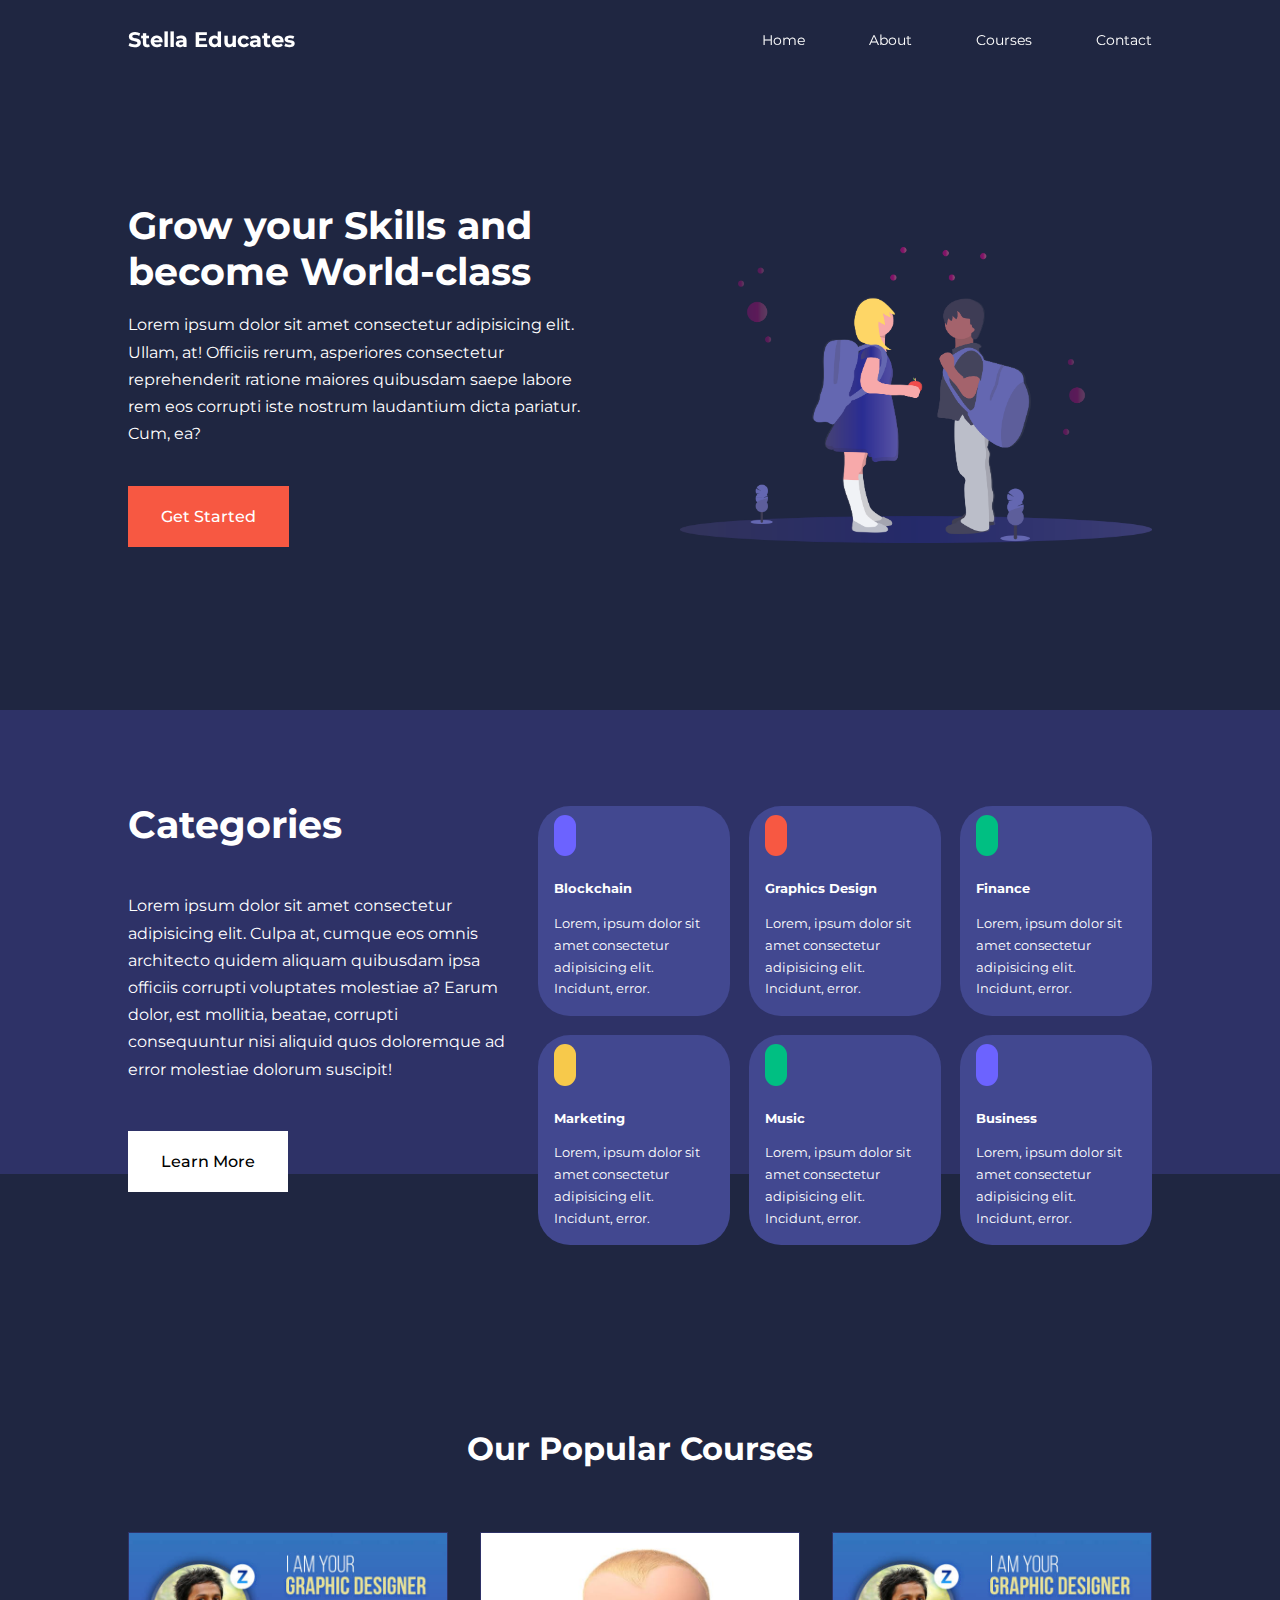
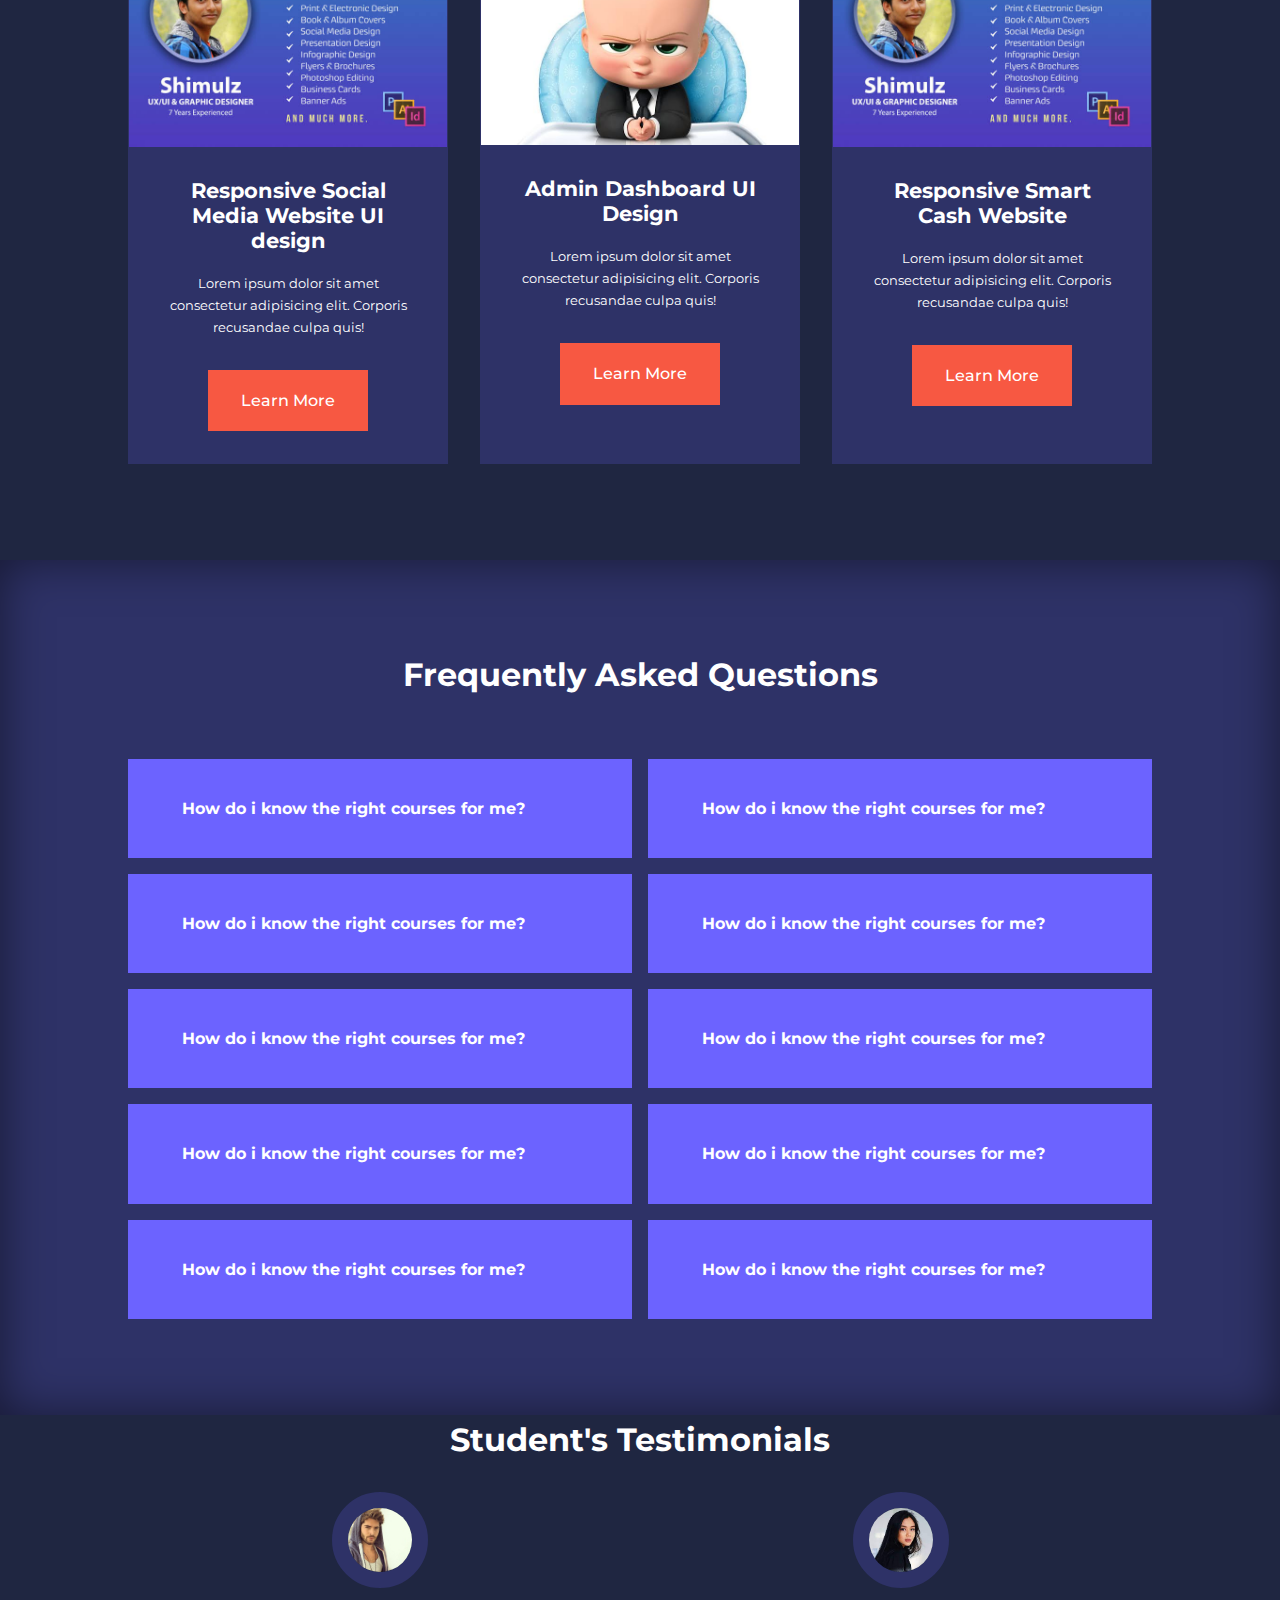
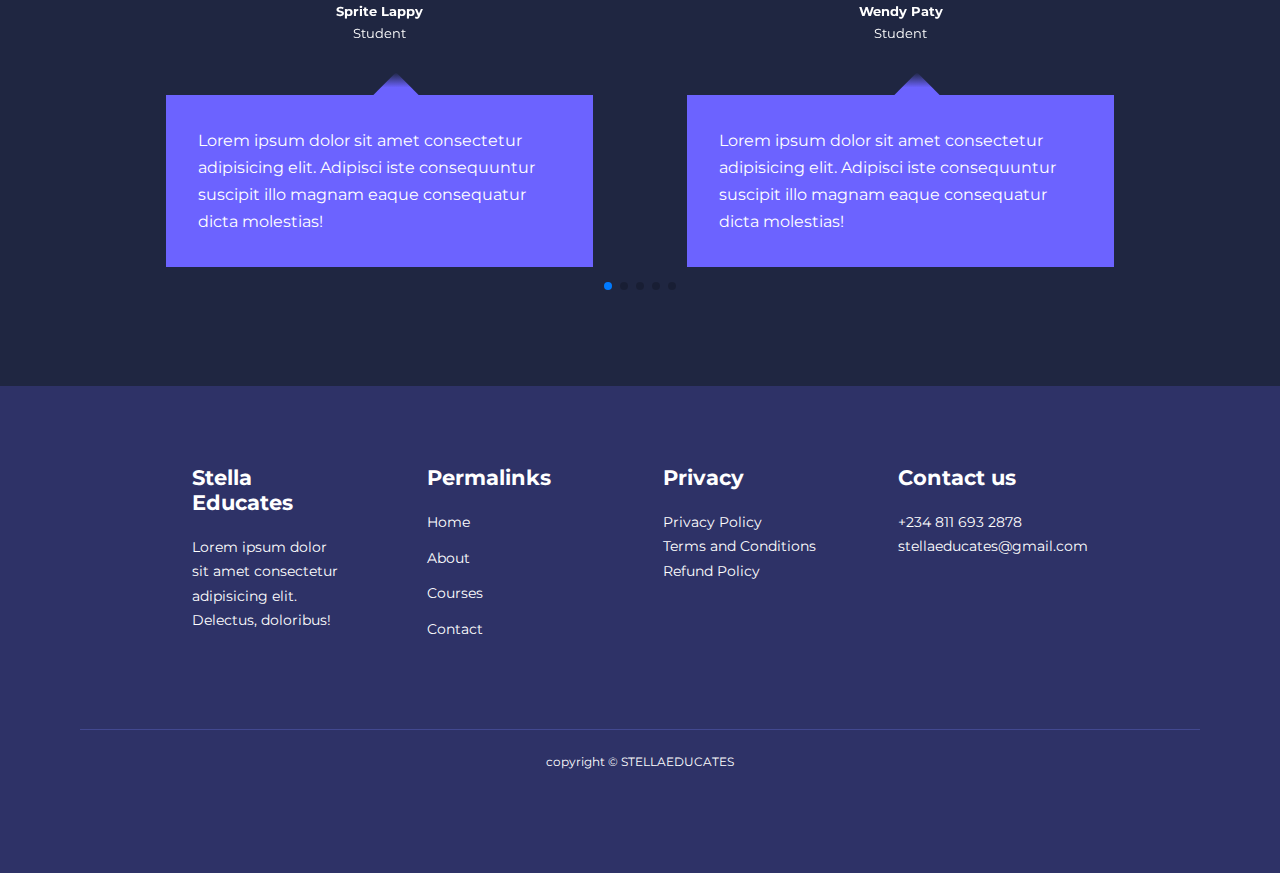
<file: index.html>
<!DOCTYPE html>
<html lang="en">
<head>
    <meta charset="UTF-8">
    <meta name="viewport" content="width=device-width, initial-scale=1.0">
    <title>Education Website</title>
    <!-- ---------------ICONS LINK----------------------------------- -->
    <link rel="stylesheet" href="https://unicons.iconscout.com/release/v4.0.8/css/line.css">
    <link rel="stylesheet" href="./css/styles.css">

    <!-- GOOGLE FONT(MONTSERRAT) -->
    <link rel="preconnect" href="https://fonts.googleapis.com">
<link rel="preconnect" href="https://fonts.gstatic.com" crossorigin>
<link href="https://fonts.googleapis.com/css2?family=Montserrat:ital,wght@0,100..900;1,100..900&display=swap" rel="stylesheet">
<!-- SWIPERJS -->
<link rel="stylesheet" href="https://cdn.jsdelivr.net/npm/swiper@11/swiper-bundle.min.css" />
</head>
<body>
    <nav>
        <div class="container nav__container">
            <a href="#index.html"><h4>Stella Educates</h4></a>
            <ul class="nav__menu">
                <li><a href="#index.html">Home</a></li>
                <li><a href="#about.html">About</a></li>
                <li><a href="#courses.html">Courses</a></li>
                <li><a href="#contact.html">Contact</a></li>

            </ul>
            <button id="open-menu-btn"><i class="uil uil-bars"></i></button>
            <button id="close-menu-btn"><i class="uil uil-multiply"></i></button>

        </div>
    </nav>
    <header>
        <div class="container header__container">
            <div class="header__left">
                <h1>Grow your Skills and become World-class</h1>
                <p>Lorem ipsum dolor sit amet consectetur adipisicing elit. Ullam, at! Officiis rerum, asperiores consectetur reprehenderit ratione maiores quibusdam saepe labore rem eos corrupti iste nostrum laudantium dicta pariatur. Cum, ea?</p>
                <a href="courses.html" class="btn btn-primary">Get Started</a>
            </div>
            <div class="header__right">
                <div class="header__right-image">
                    <img src="./images/back.png" alt="">
                </div>
            </div>

        </div>
        <!-- endof header -->
    </header>


    <section class="categories">
        <div class="container categories__container">
            <div class="categories__left">
                <h1>Categories</h1>
                <p>Lorem ipsum dolor sit amet consectetur adipisicing elit. Culpa at, cumque eos omnis architecto quidem aliquam quibusdam ipsa officiis corrupti voluptates molestiae a? Earum dolor, est mollitia, beatae, corrupti consequuntur nisi aliquid quos doloremque ad error molestiae dolorum suscipit!</p>
                <a href="contact.html" class="btn">Learn More</a>
            </div>
            <div class="categories__right">
                <article class="category">
                    <span class="category__icon"><i class="uil uil-bitcoin-circle"></i></span>
                    <h5>Blockchain</h5>
                    <p>Lorem, ipsum dolor sit amet consectetur adipisicing elit. Incidunt, error.</p>
                </article>

                <article class="category">
                    <span class="category__icon"><i class="uil uil-palette"></i></span>
                    <h5>Graphics Design</h5>
                    <p>Lorem, ipsum dolor sit amet consectetur adipisicing elit. Incidunt, error.</p>
                </article>

                <article class="category">
                    <span class="category__icon"><i class="uil uil-usd-circle"></i></span>
                    <h5>Finance</h5>
                    <p>Lorem, ipsum dolor sit amet consectetur adipisicing elit. Incidunt, error.</p>
                </article>

                <article class="category">
                    <span class="category__icon"><i class="uil uil-megaphone"></i></span>
                    <h5>Marketing</h5>
                    <p>Lorem, ipsum dolor sit amet consectetur adipisicing elit. Incidunt, error.</p>
                </article>

                <article class="category">
                    <span class="category__icon"><i class="uil uil-music"></i></span>
                    <h5>Music</h5>
                    <p>Lorem, ipsum dolor sit amet consectetur adipisicing elit. Incidunt, error.</p>
                </article>

                <article class="category">
                    <span class="category__icon"><i class="uil uil-puzzle-piece"></i></span>
                    <h5>Business</h5>
                    <p>Lorem, ipsum dolor sit amet consectetur adipisicing elit. Incidunt, error.</p>
                </article>
            </div>
        </div>
         <!-- END OF CATEGORIES SECTION -->
    </section>
    <!-- ---SECTION FOR COURSES BEGIN--- -->
    <section class="courses">
        <h2>Our Popular Courses</h2>
        <div class="container courses__container">
            <!-- COURSE ARTICLE -->
            <article class="course">
                <div class="course__img">
                    <img src="./images/pic5.jpeg" alt="">
                </div>
                <div class="course__info">
                    <h4>Responsive Social Media Website UI design</h4>
                    <p>Lorem ipsum dolor sit amet consectetur adipisicing elit. Corporis recusandae culpa quis!</p>
                    <a href="courses.html" class="btn btn-primary">Learn More</a>
                </div>
                
            </article>
            
            <!-- COURSE ARTICLE -->
            <article class="course">
                <div class="course__img">
                    <img src="./images/baby.jpeg" alt="">
                </div>
                <div class="course__info">
                    <h4>Admin Dashboard UI Design</h4>
                    <p>Lorem ipsum dolor sit amet consectetur adipisicing elit. Corporis recusandae culpa quis!</p>
                    <a href="courses.html" class="btn btn-primary">Learn More</a>
                </div>
                
            </article>

            <!-- COURSE ARTICLE -->
            <article class="course">
                <div class="course__img">
                    <img src="./images/pic5.jpeg" alt="">
                </div>
                <div class="course__info">
                    <h4>Responsive Smart Cash Website </h4>
                    <p>Lorem ipsum dolor sit amet consectetur adipisicing elit. Corporis recusandae culpa quis!</p>
                    <a href="courses.html" class="btn btn-primary">Learn More</a>
                </div>
                
            </article>
        </div>

    </section>
    <!-- -----------END OF COURSES------------ -->


<!--FEQUENTLY ASKED QUESTIONS  -->
    <section class="faqs">
        <h2>Frequently Asked Questions</h2>
        <div class="container faqs__container">
            <article class="faq">
                <div class="faq__icon"><i class="uil uil-plus"></i></div>
                <div class="question__answer">
                    <h4>How do i know the right courses for me?</h4>
                    <p>Lorem ipsum dolor, sit amet consectetur adipisicing elit. Modi possimus, voluptates quas suscipit, quibusdam vero quos excepturi porro incidunt facilis ratione cum et adipisci mollitia.</p>
                </div>
            </article>

            <article class="faq">
                <div class="faq__icon"><i class="uil uil-plus"></i></div>
                <div class="question__answer">
                    <h4>How do i know the right courses for me?</h4>
                    <p>Lorem ipsum dolor, sit amet consectetur adipisicing elit. Modi possimus, voluptates quas suscipit, quibusdam vero quos excepturi porro incidunt facilis ratione cum et adipisci mollitia.</p>
                </div>
            </article>

            <article class="faq">
                <div class="faq__icon"><i class="uil uil-plus"></i></div>
                <div class="question__answer">
                    <h4>How do i know the right courses for me?</h4>
                    <p>Lorem ipsum dolor, sit amet consectetur adipisicing elit. Modi possimus, voluptates quas suscipit, quibusdam vero quos excepturi porro incidunt facilis ratione cum et adipisci mollitia.</p>
                </div>
            </article>

            <article class="faq">
                <div class="faq__icon"><i class="uil uil-plus"></i></div>
                <div class="question__answer">
                    <h4>How do i know the right courses for me?</h4>
                    <p>Lorem ipsum dolor, sit amet consectetur adipisicing elit. Modi possimus, voluptates quas suscipit, quibusdam vero quos excepturi porro incidunt facilis ratione cum et adipisci mollitia.</p>
                </div>
            </article>

            <article class="faq">
                <div class="faq__icon"><i class="uil uil-plus"></i></div>
                <div class="question__answer">
                    <h4>How do i know the right courses for me?</h4>
                    <p>Lorem ipsum dolor, sit amet consectetur adipisicing elit. Modi possimus, voluptates quas suscipit, quibusdam vero quos excepturi porro incidunt facilis ratione cum et adipisci mollitia.</p>
                </div>
            </article>

            <article class="faq">
                <div class="faq__icon"><i class="uil uil-plus"></i></div>
                <div class="question__answer">
                    <h4>How do i know the right courses for me?</h4>
                    <p>Lorem ipsum dolor, sit amet consectetur adipisicing elit. Modi possimus, voluptates quas suscipit, quibusdam vero quos excepturi porro incidunt facilis ratione cum et adipisci mollitia.</p>
                </div>
            </article>

            <article class="faq">
                <div class="faq__icon"><i class="uil uil-plus"></i></div>
                <div class="question__answer">
                    <h4>How do i know the right courses for me?</h4>
                    <p>Lorem ipsum dolor, sit amet consectetur adipisicing elit. Modi possimus, voluptates quas suscipit, quibusdam vero quos excepturi porro incidunt facilis ratione cum et adipisci mollitia.</p>
                </div>
            </article>

            <article class="faq">
                <div class="faq__icon"><i class="uil uil-plus"></i></div>
                <div class="question__answer">
                    <h4>How do i know the right courses for me?</h4>
                    <p>Lorem ipsum dolor, sit amet consectetur adipisicing elit. Modi possimus, voluptates quas suscipit, quibusdam vero quos excepturi porro incidunt facilis ratione cum et adipisci mollitia.</p>
                </div>
            </article>

            <article class="faq">
                <div class="faq__icon"><i class="uil uil-plus"></i></div>
                <div class="question__answer">
                    <h4>How do i know the right courses for me?</h4>
                    <p>Lorem ipsum dolor, sit amet consectetur adipisicing elit. Modi possimus, voluptates quas suscipit, quibusdam vero quos excepturi porro incidunt facilis ratione cum et adipisci mollitia.</p>
                </div>
            </article>

            <article class="faq">
                <div class="faq__icon"><i class="uil uil-plus"></i></div>
                <div class="question__answer">
                    <h4>How do i know the right courses for me?</h4>
                    <p>Lorem ipsum dolor, sit amet consectetur adipisicing elit. Modi possimus, voluptates quas suscipit, quibusdam vero quos excepturi porro incidunt facilis ratione cum et adipisci mollitia.</p>
                </div>
            </article>
        </div>
    </section>
    <!-- ----END OF FQAs---- -->

    <!-- ----TESTIMONIALS---- -->
    <section class="container testimonials__container mySwiper">
        <h2>Student's Testimonials</h2>
        <div class="swiper-wrapper">
            <!-- SINGLE TESTIMONIAL -->
            <article class="swiper-slide testimonial">
                <div class="avatar">
                    <img src="./images/m1.jpg" alt="">
                </div>
                <div class="testimonial__info">
                    <h5>Sprite Lappy</h5>
                    <small>Student</small>
                </div>
                <div class="testimonial__body">
                    <p>
                        Lorem ipsum dolor sit amet consectetur adipisicing elit. Adipisci iste consequuntur suscipit illo magnam eaque consequatur dicta molestias!
                    </p>
                </div>
            </article>

             <!-- SINGLE TESTIMONIAL -->
             <article class="swiper-slide testimonial">
                <div class="avatar">
                    <img src="./images/pic3.jpg" alt="">
                </div>
                <div class="testimonial__info">
                    <h5>Wendy Paty</h5>
                    <small>Student</small>
                </div>
                <div class="testimonial__body">
                    <p>
                        Lorem ipsum dolor sit amet consectetur adipisicing elit. Adipisci iste consequuntur suscipit illo magnam eaque consequatur dicta molestias!
                    </p>
                </div>
            </article>

             <!-- SINGLE TESTIMONIAL -->
             <article class="swiper-slide testimonial">
                <div class="avatar">
                    <img src="./images/m4.jpg" alt="">
                </div>
                <div class="testimonial__info">
                    <h5>Alfred Thomas</h5>
                    <small>Student</small>
                </div>
                <div class="testimonial__body">
                    <p>
                        Lorem ipsum dolor sit amet consectetur adipisicing elit. Adipisci iste consequuntur suscipit illo magnam eaque consequatur dicta molestias!
                    </p>
                </div>
            </article>

             <!-- SINGLE TESTIMONIAL -->
             <article class="swiper-slide testimonial">
                <div class="avatar">
                    <img src="./images/f7.jpg" alt="">
                </div>
                <div class="testimonial__info">
                    <h5>Elizy Tulo</h5>
                    <small>Student</small>
                </div>
                <div class="testimonial__body">
                    <p>
                        Lorem ipsum dolor sit amet consectetur adipisicing elit. Adipisci iste consequuntur suscipit illo magnam eaque consequatur dicta molestias!
                    </p>
                </div>
            </article>

             <!-- SINGLE TESTIMONIAL -->
             <article class="swiper-slide testimonial">
                <div class="avatar">
                    <img src="./images/m2.jpg" alt="">
                </div>
                <div class="testimonial__info">
                    <h5>Benet Courage</h5>
                    <small>Student</small>
                </div>
                <div class="testimonial__body">
                    <p>
                        Lorem ipsum dolor sit amet consectetur adipisicing elit. Adipisci iste consequuntur suscipit illo magnam eaque consequatur dicta molestias!
                    </p>
                </div>
            </article>

             <!-- SINGLE TESTIMONIAL -->
             <article class="swiper-slide testimonial">
                <div class="avatar">
                    <img src="./images/p1.png" alt="">
                </div>
                <div class="testimonial__info">
                    <h5>Liousa Ntia</h5>
                    <small>Student</small>
                </div>
                <div class="testimonial__body">
                    <p>
                        Lorem ipsum dolor sit amet consectetur adipisicing elit. Adipisci iste consequuntur suscipit illo magnam eaque consequatur dicta molestias!
                    </p>
                </div>
            </article>
            
            
        </div>
        <div class="swiper-pagination"></div>
    </section>
<!-- -------------END OF TESTIMONIAL--------- -->


<!-- -------------FOOTER BEGINS--------- -->

    <footer>
        <div class="container footer__container">

            <div class="footer__1">
                <a href="index.html" class="footer__logo"><h4>Stella Educates</h4></a>
                <p>Lorem ipsum dolor sit amet consectetur adipisicing elit. Delectus, doloribus!</p>
            </div>
            <div class="footer__2">
                <h4>Permalinks</h4>
                <ul class="permalinks">
                    <li><a href="index.html">Home</a></li>
                    <li><a href="about.html">About</a></li>
                    <li><a href="courses.html">Courses</a></li>
                    <li><a href="contact.html">Contact</a></li>
                </ul>
            </div>
            <div class="footer__3">
                <h4>Privacy</h4>
                <ul class="privacy">
                    <li><a href="#">Privacy Policy</a></li>
                    <li><a href="#">Terms and Conditions</a></li>
                    <li><a href="#">Refund Policy</a></li>

                </ul>
            </div>
            <div class="footer__4">
                <h4>Contact us</h4>
                <div>
                    <p>+234 811 693 2878</p>
                    <p>stellaeducates@gmail.com</p>

                    <ul class="footer__socials">
                        <li><a href="#"><i class="uil uil-facebook-f"></i></a></li>
                        <li><a href="#"><i class="uil uil-instagram-alt"></i></a></li>
                        <li><a href="#"><i class="uil uil-twitter"></i></a></li>
                        <li><a href="#"><i class="uil uil-linkedin-alt"></i></a></li>

                    </ul>
                </div>
                
            </div>
        </div>
        <div class="footer__copyright">
            <small>copyright &copy STELLAEDUCATES</small>
        </div>
    </footer>
<!-- -------------END OF FOOTER--------- -->

    <script src="https://cdn.jsdelivr.net/npm/swiper@11/swiper-bundle.min.js"></script>
    <script>
        var swiper = new Swiper(".mySwiper", {
          slidesPerView: 1,
          spaceBetween: 30,
          pagination: {
            el: ".swiper-pagination",
            clickable: true,
          },
          // when window >= 600
          breakpoints: {
            600: {
                    slidesPerView: 2,

            }
          }
        });
      </script>
    <script src="main.js"></script>
</body>
</html>
</file>
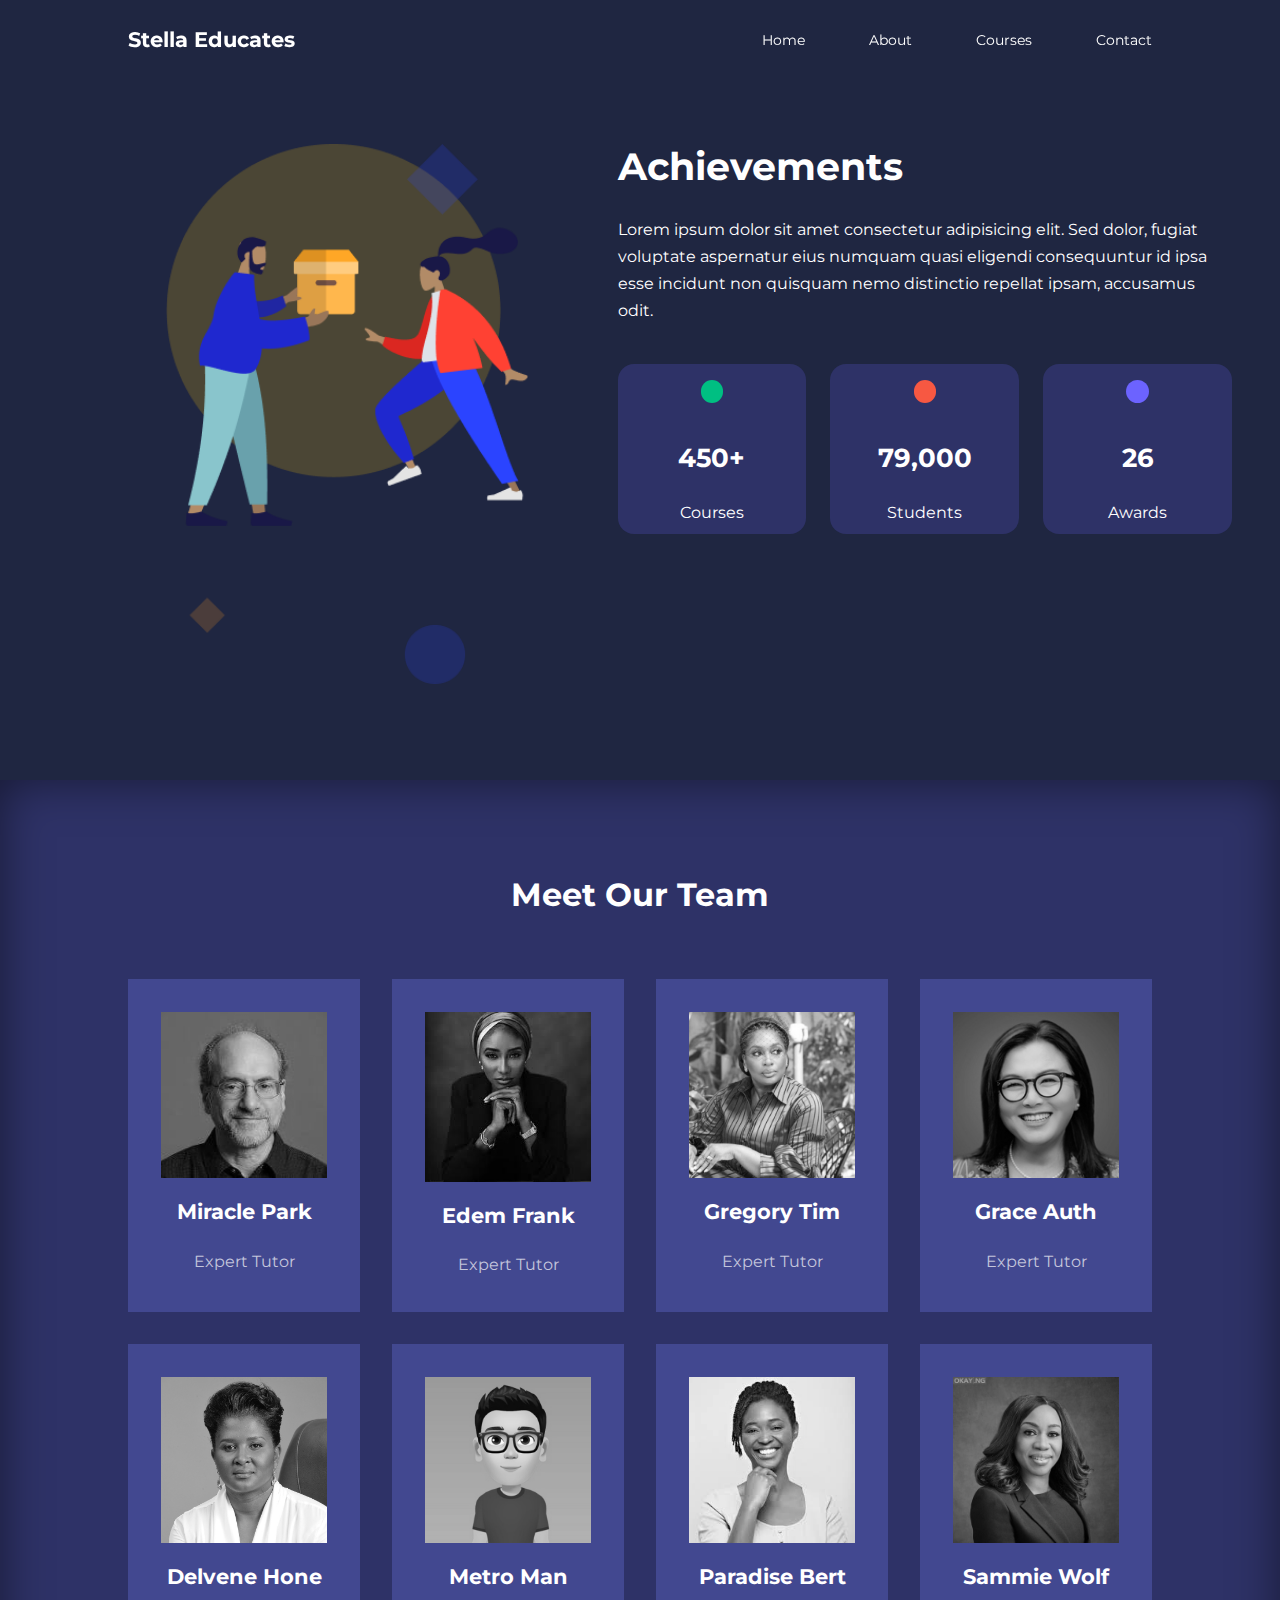
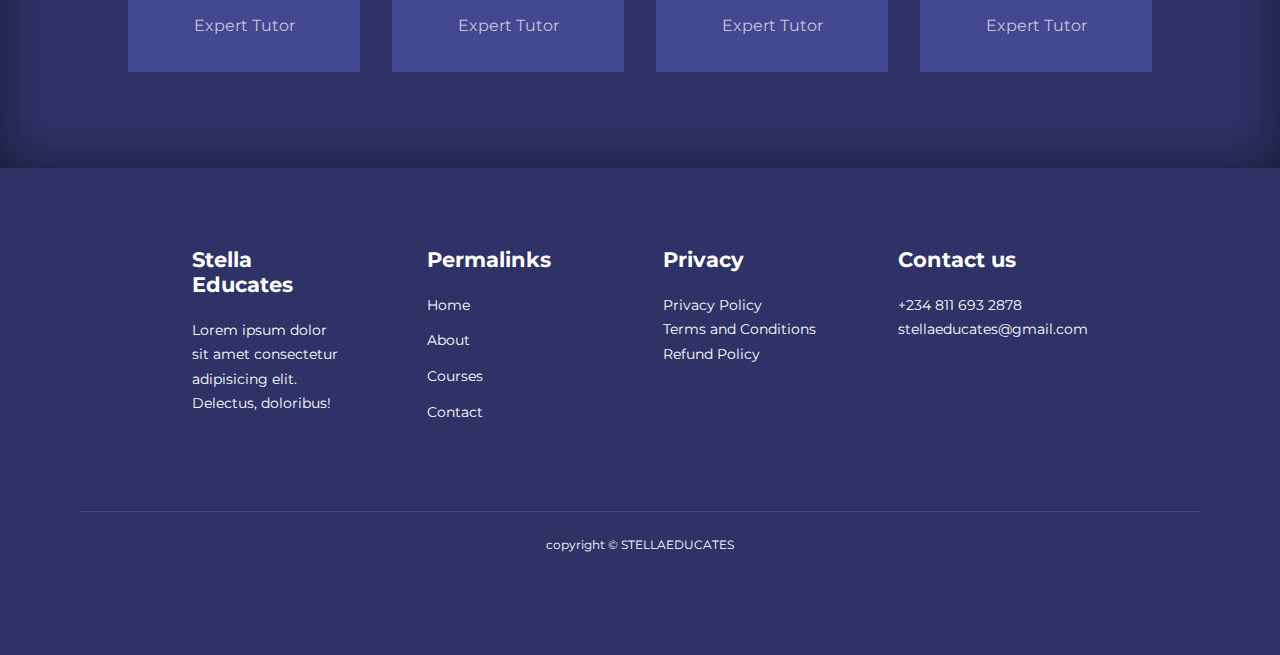
<file: about.html>
<!DOCTYPE html>
<html lang="en">
<head>
    <meta charset="UTF-8">
    <meta name="viewport" content="width=device-width, initial-scale=1.0">
    <title>About Page</title>
    <!-- ---------------ICONS LINK----------------------------------- -->
    <link rel="stylesheet" href="https://unicons.iconscout.com/release/v4.0.8/css/line.css">
    <link rel="stylesheet" href="./css/styles.css">
    <link rel="stylesheet" href="./css/about.css">


    <!-- GOOGLE FONT(MONTSERRAT) -->
    <link rel="preconnect" href="https://fonts.googleapis.com">
<link rel="preconnect" href="https://fonts.gstatic.com" crossorigin>
<link href="https://fonts.googleapis.com/css2?family=Montserrat:ital,wght@0,100..900;1,100..900&display=swap" rel="stylesheet">
</head>
<body>
    <!-- -----------NAV BAR--------- -->
    <nav>
        <div class="container nav__container">
            <a href="#index.html"><h4>Stella Educates</h4></a>
            <ul class="nav__menu">
                <li><a href="#index.html">Home</a></li>
                <li><a href="about.html">About</a></li>
                <li><a href="#courses.html">Courses</a></li>
                <li><a href="#contact.html">Contact</a></li>

            </ul>
            <button id="open-menu-btn"><i class="uil uil-bars"></i></button>
            <button id="close-menu-btn"><i class="uil uil-multiply"></i></button>

        </div>
    </nav>
    <!-- -----------END OF NAV BAR--------- -->
     <section class="about__achivements">
        <div class="container about__achievments-container">
            <div class="about__achievments-left">
                <img src="./images/Illustration2.png" alt="">
            </div>
            <div class="about__achievments-right">
                <h1>Achievements</h1>
                <p>Lorem ipsum dolor sit amet consectetur adipisicing elit. Sed dolor, fugiat voluptate aspernatur eius numquam quasi eligendi consequuntur id ipsa esse incidunt non quisquam nemo distinctio repellat ipsam, accusamus odit.</p>
                <div class="achievements__cards">
                    <article class="achivement__card">
                        <span class="achievment_icon"><i class="uil uil-megaphone"></i></span>
                        <h3>450+</h3>
                        <p>Courses</p>
                    </article>

                    <article class="achivement__card">
                        <span class="achievment_icon"><i class="uil uil-puzzle-piece"></i></span>
                        <h3>79,000</h3>
                        <p>Students</p>
                    </article>

                    <article class="achivement__card">
                        <span class="achievment_icon"><i class="uil uil-usd-circle"></i></span>
                        <h3>26</h3>
                        <p>Awards</p>
                    </article>
                </div>
            </div>
        </div>
     </section>
     <!-- END OF ACHIVEMENTS -->
      <section class="team">
        <h2>Meet Our Team</h2>
        <div class="container team__container">

            <!-- Team Member 1-->
            <article class="team__member">
                <div class="team_member-image">
                    <img src="./images/team5.jpg" alt="">
                </div>
                <div class="team__member-info">
                    <h4>Miracle Park</h4>
                    <p>Expert Tutor</p>
                </div>
                <div class="team__member-socials">
                    <a href="www.instagram.com" target="_blank"><i class="uil uil-instagram-alt"></i></a>
                    <a href="www.twitter.com" target="_blank"><i class="uil uil-twitter"></i></a>
                    <a href="www.linkedin.com" target="_blank"><i class="uil uil-linkedin-alt"></i></i></a>

                </div>
            </article>

            <!-- Team Member 2-->
            <article class="team__member">
                <div class="team_member-image">
                    <img src="./images/team9.jpg" alt="">
                </div>
                <div class="team__member-info">
                    <h4>Edem Frank</h4>
                    <p>Expert Tutor</p>
                </div>
                <div class="team__member-socials">
                    <a href="www.instagram.com" target="_blank"><i class="uil uil-instagram-alt"></i></a>
                    <a href="www.twitter.com" target="_blank"><i class="uil uil-twitter"></i></a>
                    <a href="www.linkedin.com" target="_blank"><i class="uil uil-linkedin-alt"></i></i></a>

                </div>
            </article>

            <!-- Team Member 3-->
            <article class="team__member">
                <div class="team_member-image">
                    <img src="./images/team10.jpg" alt="">
                </div>
                <div class="team__member-info">
                    <h4>Gregory Tim</h4>
                    <p>Expert Tutor</p>
                </div>
                <div class="team__member-socials">
                    <a href="www.instagram.com" target="_blank"><i class="uil uil-instagram-alt"></i></a>
                    <a href="www.twitter.com" target="_blank"><i class="uil uil-twitter"></i></a>
                    <a href="www.linkedin.com" target="_blank"><i class="uil uil-linkedin-alt"></i></i></a>

                </div>
            </article>

            <!-- Team Member 4-->
            <article class="team__member">
                <div class="team_member-image">
                    <img src="./images/team6.jpg" alt="">
                </div>
                <div class="team__member-info">
                    <h4>Grace Auth</h4>
                    <p>Expert Tutor</p>
                </div>
                <div class="team__member-socials">
                    <a href="www.instagram.com" target="_blank"><i class="uil uil-instagram-alt"></i></a>
                    <a href="www.twitter.com" target="_blank"><i class="uil uil-twitter"></i></a>
                    <a href="www.linkedin.com" target="_blank"><i class="uil uil-linkedin-alt"></i></i></a>

                </div>
            </article>

            <!-- Team Member 5-->
            <article class="team__member">
                <div class="team_member-image">
                    <img src="./images/p1.png" alt="">
                </div>
                <div class="team__member-info">
                    <h4>Delvene Hone</h4>
                    <p>Expert Tutor</p>
                </div>
                <div class="team__member-socials">
                    <a href="www.instagram.com" target="_blank"><i class="uil uil-instagram-alt"></i></a>
                    <a href="www.twitter.com" target="_blank"><i class="uil uil-twitter"></i></a>
                    <a href="www.linkedin.com" target="_blank"><i class="uil uil-linkedin-alt"></i></i></a>

                </div>
            </article>

            <!-- Team Member 6-->
            <article class="team__member">
                <div class="team_member-image">
                    <img src="./images/m2.jpg" alt="">
                </div>
                <div class="team__member-info">
                    <h4>Metro Man</h4>
                    <p>Expert Tutor</p>
                </div>
                <div class="team__member-socials">
                    <a href="www.instagram.com" target="_blank"><i class="uil uil-instagram-alt"></i></a>
                    <a href="www.twitter.com" target="_blank"><i class="uil uil-twitter"></i></a>
                    <a href="www.linkedin.com" target="_blank"><i class="uil uil-linkedin-alt"></i></i></a>

                </div>
            </article>

            <!-- Team Member 7-->
            <article class="team__member">
                <div class="team_member-image">
                    <img src="./images/team1a.jpg" alt="">
                </div>
                <div class="team__member-info">
                    <h4>Paradise Bert</h4>
                    <p>Expert Tutor</p>
                </div>
                <div class="team__member-socials">
                    <a href="www.instagram.com" target="_blank"><i class="uil uil-instagram-alt"></i></a>
                    <a href="www.twitter.com" target="_blank"><i class="uil uil-twitter"></i></a>
                    <a href="www.linkedin.com" target="_blank"><i class="uil uil-linkedin-alt"></i></i></a>

                </div>
            </article>

            <!-- Team Member 8-->
            <article class="team__member">
                <div class="team_member-image">
                    <img src="./images/team1.jpg" alt="">
                </div>
                <div class="team__member-info">
                    <h4>Sammie Wolf</h4>
                    <p>Expert Tutor</p>
                </div>
                <div class="team__member-socials">
                    <a href="www.instagram.com" target="_blank"><i class="uil uil-instagram-alt"></i></a>
                    <a href="www.twitter.com" target="_blank"><i class="uil uil-twitter"></i></a>
                    <a href="www.linkedin.com" target="_blank"><i class="uil uil-linkedin-alt"></i></i></a>

                </div>
            </article>
        </div>
      </section>
    <!-- -------------END OF TEAM SECTION--------- -->


    <!-- -------------FOOTER BEGINS--------- -->

    <footer>
        <div class="container footer__container">

            <div class="footer__1">
                <a href="index.html" class="footer__logo"><h4>Stella Educates</h4></a>
                <p>Lorem ipsum dolor sit amet consectetur adipisicing elit. Delectus, doloribus!</p>
            </div>
            <div class="footer__2">
                <h4>Permalinks</h4>
                <ul class="permalinks">
                    <li><a href="index.html">Home</a></li>
                    <li><a href="about.html">About</a></li>
                    <li><a href="courses.html">Courses</a></li>
                    <li><a href="contact.html">Contact</a></li>
                </ul>
            </div>
            <div class="footer__3">
                <h4>Privacy</h4>
                <ul class="privacy">
                    <li><a href="#">Privacy Policy</a></li>
                    <li><a href="#">Terms and Conditions</a></li>
                    <li><a href="#">Refund Policy</a></li>

                </ul>
            </div>
            <div class="footer__4">
                <h4>Contact us</h4>
                <div>
                    <p>+234 811 693 2878</p>
                    <p>stellaeducates@gmail.com</p>

                    <ul class="footer__socials">
                        <li><a href="#"><i class="uil uil-facebook-f"></i></a></li>
                        <li><a href="#"><i class="uil uil-instagram-alt"></i></a></li>
                        <li><a href="#"><i class="uil uil-twitter"></i></a></li>
                        <li><a href="#"><i class="uil uil-linkedin-alt"></i></a></li>

                    </ul>
                </div>
                
            </div>
        </div>
        <div class="footer__copyright">
            <small>copyright &copy STELLAEDUCATES</small>
        </div>
    </footer>
<!-- -------------END OF FOOTER--------- -->
<script src="main.js"></script>
    
</body>
</html>
</file>
<file: css/styles.css>
* {
    margin: 0;
    padding: 0;
    outline: 0;
    border: 0;
    box-sizing: border-box;
    text-decoration: none;
    list-style: none;

}
:root {
    --color-primary: #6c63ff;
    --color-success: #00bf82;
    --color-warning: #f7c94b;
    --color-danger: #f75842;
    --color-danger-variant: rgba(247, 88, 66, 0.4);
    --color-white: #fff;
    --color-light: rgba(255, 255, 255, 0.7);
    --color-black: #000;
    --color-bg: #1f2641;
    --color-bg1: #2e3267;
    --color-bg2: #424890;

    --container-width-lg: 80%;
    --container-width-md: 90%;
    --container-width-sm: 94%;

    --transition: all 400ms ease;
}
body {
    font-family: "Montserrat", sans-serif;
    line-height: 1.7;
    color: var(--color-white);
    background: var(--color-bg);
}
.container {
    width: var(--container-width-lg);
    margin: 0 auto;
}
section {
    padding: 6rem 0;

}
section h2 {
    text-align: center;
    margin-bottom: 4rem;
}
h1, h2, h3, h4, h5 {
    line-height: 1.2;
}
h1 {
    font-size: 2.4rem;
}
h2 {
    font-size: 2rem;
}
h3 {
    font-size: 1.6rem;
}
h4 {
    font-size: 1.3rem;
}
a {
    color: var(--color-white);
}
img {
    width: 100%;
    display: block;
    object-fit: cover;
}
.btn {
    display: inline-block;
    background: var(--color-white);
    color: var(--color-black);
    padding: 1rem 2rem;
    border: 1px solid transparent;
    font-weight: 500;
    transition: var(--transition);
}
.btn:hover {
    background: transparent;
    color: var(--color-white);
    border-color: var(--color-white);
}
.btn-primary {
    background: var(--color-danger);
    color: var(--color-white);
}

/* =============NAVBAR============= */
nav {
    width: 100vw;
    background: transparent;
    height: 5rem;
    position: fixed;
    top: 0;
    z-index: 11;
}
.nav__container {
    height: 5rem;
    display: flex;
    justify-content: space-between;
    align-items: center;
}
/* change navbar color using javascript */
.window-scroll {
    background: var(--color-primary) ;
    box-shadow: 0 1rem 2rem rgba(0, 0, 0, 0.2);
    transition:  all 100ms ease;
}
nav button {
    display: none;
}
.nav__menu {
    display: flex;
    align-items: center;
    gap: 4rem;
}
.nav__menu a {
    font-size: 0.9rem;
    transition: all 400ms ease;
}
.nav__menu a:hover {
    color: var(--color-bg2);
}
/* ---------header------ */
header {
    position: relative;
    top: 5rem;
    height: 70vh;
    overflow: hidden;
    margin-bottom: 5rem;
}
.header__container {
    display: grid;
    grid-template-columns: 1fr 1fr;
    align-items: center;
    gap: 5rem;
    height: 100%;
    /* background-color: rgb(157, 255, 0); */

}
.header__left p {
    margin: 1rem 0 2.4rem;
}
.header__left a {
    margin-bottom: 2.5rem;
}
.header__right-image img {
    width: 100%;
    /* background-color: red; */
}
/* ======CATEGORIES SECTION==== */
.categories {
    background: var(--color-bg1);
    height: 29rem;
    
}
.categories h1 {
    line-height: 1;
    margin-bottom: 3rem;
}
.categories__container {
    display: grid;
    grid-template-columns: 40% 60%;
}
.categories__left {
    margin-right: 2rem;
}
.categories__left p {
    margin: 1rem 0 3rem;
}
.categories__right {
    display: grid;
    grid-template-columns: repeat(3, 1fr);
    gap: 1.2rem;

}
.category {
    background: var(--color-bg2);
    padding: 1rem;
    border-radius: 2rem;
    transition: var(--transition);
}
.category:hover{
    box-shadow: 0 3rem 3rem rgba(0, 0, 0, 0.4);
    z-index: 1;
}
.category__icon {
    background: var(--color-primary);
    padding: 0.7rem;
    border-radius: 0.9rem;
}
.category h5 {
    margin: 2rem 0 1rem;
}
.category p {
    font-size: 0.8rem;

}
/* .category span {
    background: var(--color-danger);
} */
.category:nth-child(2) .category__icon{
    background: var(--color-danger);
}
.category:nth-child(3) .category__icon{
    background: var(--color-success);
}
.category:nth-child(4) .category__icon{
    background: var(--color-warning);
}
.category:nth-child(5) .category__icon{
    background: var(--color-success);
}
/* **************** POPULAR COURSES ************** */
.courses {
    margin-top: 10rem;
}
.courses__container {
    display: grid;
    grid-template-columns: repeat(3, 1fr);
    gap: 2rem;
}
.course {
    background: var(--color-bg1);
    text-align: center;
    border: 1px solid transparent;
    transition: var(--transition);
}
.course:hover {
    background: transparent;
    border-color: var(--color-primary);
}
.course__info {
    padding: 2rem;
}
.course__info p {
    font-size: 0.8rem;
    margin: 1.2rem 0 2rem;
}

/* ***********FQAs************** */
.faqs {
    background: var(--color-bg1);
    box-shadow: inset 0 0 3rem rgba(0, 0, 0, 0.5);
}
.faqs__container {
    display: grid;
    grid-template-columns: 1fr 1fr;
    gap: 1rem;
}
.faq {
    padding: 2rem;
    display: flex;
    align-items: center;
    gap: 1.4rem;
    height: fit-content;
    background-color: var(--color-primary);
    cursor: pointer;
}
.faq h4 {
    font-size: 1rem;
    line-height: 2.2;
}
.faq__icon {
    align-self: flex-start;
    font-size: 1.2rem;
}
.faq p {
    margin-top: 0.8rem;
    display: none;
}
.faq.open p {
    display: block;
}
/* ************TESTIMONIALS********* */
.testimonials__container {
    overflow-x: hidden;
    position: relative;
    margin-bottom: 5rem;
    padding: 0.4rem;
}
.testimonials__container h2 {
    margin-bottom: 0;
}
.testimonial {
    padding: 2rem;
}

.avatar {
    height: 6rem;
    width: 6rem;
    overflow: hidden;
    border-radius: 50%;
    margin: 0 auto 1rem;
    border: 1rem solid var(--color-bg1);
    
}
.testimonial__info {
    text-align: center;
}
.testimonial__body {
    background: var(--color-primary);
    padding: 2rem;
    margin-top: 3rem;
    position: relative;
   
}
.testimonial__body::before {
    content: "";
    display: block;
    height: 2rem;
    width: 2rem;
    background: linear-gradient(135deg, transparent, var(--color-primary), var(--color-primary), var(--color-primary)) ;
    position: absolute;
    top: -1rem;
    left: 50%;
    transform: rotate(45deg);

}
/* ***********FOOTER********** */
footer {
    background-color: var(--color-bg1);
    padding: 5rem;
    font-size: 0.9rem;
}
.footer__container {
    display: grid;
    grid-template-columns: repeat(4, 1fr);
    gap: 5rem;
}
.footer__container > div h4 {
    margin-bottom: 1.2rem;
}
.footer__1 p {
    margin: 0 0 2rem;
}
.footer__2 ul li {
    margin-bottom: 0.7rem;
}
footer ul li a:hover {
text-decoration: underline;
}
.footer__socials {
    display: flex;
    gap: 1rem;
    font-size: 1.2rem;
    margin-top: 2rem;
}
.footer__copyright {
    text-align: center;
    margin-top: 4rem;
    padding: 1.2rem 0;
    border-top: 1px solid var(--color-bg2);
}
/* ==========MEDIA QUERY=========== */

/* ---------------TABLET----------- */
@media screen and (max-width: 1024px) {
    /* body {
        background: rgb(255, 0, 0);
    } */
    .container {
        width: var(--container-width-md);
    }
    h1 {
        font-size: 2.2rem;
    }
    h2 {
        font-size: 1.7rem;
    }
    h3 {
        font-size: 1.4rem;
    }
    h4 {
        font-size: 1.2rem;
    }
    nav button {
        display: inline-block;
        background: transparent;
        color: white;
        font-size: 1.8rem;
        cursor: pointer;
    }
    nav button#close-menu-btn {
        display: none;
    }
    .nav__menu {
        position: fixed;
        top: 5rem;
        right: 5%;
        flex-direction: column;
        height: fit-content;
        width: 18rem;
        gap: 0;
        display: none;
    }
    .nav__menu li {
        width: 100%;
        height: 5.8rem;
        animation: animateNavBar 400ms linear forwards;
        transform-origin: top right;
        opacity: 0;
    }
    .nav__menu li:nth-child(2) {
        animation-delay: 200ms;
    }
    .nav__menu li:nth-child(3) {
        animation-delay: 300ms;
    }
    .nav__menu li:nth-child(4) {
        animation-delay: 400ms;
    }
    @keyframes animateNavBar {
        0% {
            transform: rotateZ(-90deg) rotateY(90deg) scale(0.1);

        }
        100% {
            transform: rotateZ(0) rotateY(0) scale(1);
            opacity: 1;
        }
    }
    .nav__menu li a {
        background: var(--color-primary);
        box-shadow: -4rem 6rem 10rem rgba(0, 0, 0, 0.6);
        width: 100%;
        height: 100%;
        display: grid;
        place-items: center;
    }
    .nav__menu li a:hover {
        background: var(--color-bg1);
        color: var(--color-white);
    }

    /* ------HEADER----- */
    header {
        height: 40%;
        margin-bottom: 4rem;
        /* background: rgb(41, 88, 26); */

    }
    .header__container {
        gap: 0;
        padding-bottom: 1rem;
        /* background: red; */

    }
    /* ------CATEGORY----- */
    .categories {
        height: auto;
    }
    .categories__container {
        grid-template-columns: 1fr;
        gap: 3rem;
    }
    .categories__left {
        margin-right: 0;
    }
    /* ------POPULAR COURSES----- */
    .courses {
        margin-top: 0;
    }
    .courses__container {
        display: grid;
        grid-template-columns:  1fr 1fr;
        gap: 2rem;
    }
    /* ***********FQAs************** */

.faqs__container {
    display: grid;
    grid-template-columns: 1fr;
}
.faq {
    padding: 1rem;
}
    /* ***********FOOTER************** */

    .footer__container {
        
        grid-template-columns: 1fr 1fr;
        /* gap: 3rem; */
    }
}

/* ------------------MOBILE PHONE--------------------- */
@media screen and (max-width: 600px) {
    .container {
        width: var(--container-width-sm);
    }

    /* ------NAV BAR---- */
    .nav__menu {
        right: 3%;
    }
    /* -----------HEADER---- */
    header {
        max-height: 100%;
    }
    
    .header__container {
        grid-template-columns: 1fr;
        text-align: center;
        margin-top: 0;
    }
    .header__left p {
        margin-bottom: 0.5rem;
    }
    
    /* -----------CATEGORIES------- */
    .categories__right {
        grid-template-columns: 1fr 1fr;
        gap: 0.7rem;
    }
    .category {
        padding: 1rem;
        border-radius: 1rem;
    }
    .category__icon {
        margin-top: 4px;
        display: inline-block;
    }

    /* ----------POPULAR COURSES------ */
    .courses__container {
        grid-template-columns: 1fr;
    }

    /* ------TESTIMONALS----- */
    .testimonial__body {
        padding: 1.2rem;
    }

    /* ------FOOTER----- */
    .footer__container {
        grid-template-columns: 1fr;
        text-align: center;
        gap: 2rem;
    }
    .footer__1 p {
        margin: 1rem auto;
    } 
    .footer__socials {
        justify-content: center;
    }

    
}
</file>
<file: css/about.css>
.about__achivements {
    margin-top: 3rem;
}
.about__achievments-container {
    /* background: burlywood; */
    
    display: grid;
    grid-template-columns: 40% 60%;
    gap: 5rem;
}
.about__achievments-right p {
    margin: 1.6rem 0 2.5rem;
}
.achievements__cards {
    display: grid;
    grid-template-columns: repeat(3, 1fr);
    gap: 1.5rem;
}
.achivement__card {
    background: var(--color-bg1);
    border-radius: 1rem;
    padding: 1rem;
    text-align: center;
    transition: var(--transition);
}
.achivement__card:hover {
    background:var(--color-bg2) ;
    box-shadow: 0 3rem 3rem rgba(0, 0, 0, 0.3);
}
.achievment_icon {
    padding: 0.7rem;
    background: var(--color-success);
    border-radius: 1rem;
    display: inline-block;
    margin-bottom: 2rem;
    font-size: 2rem;
}

.achivement__card:nth-child(2) span {
    background: var(--color-danger);
}
.achivement__card:nth-child(3) span {
    background: var(--color-primary);
}
.achivement__card p {
    margin-bottom: -0.5rem;
}
/* --------TEAM MEMBERS----- */
.team {
    background: var(--color-bg1);
    box-shadow: inset 0 0 3rem rgba(0, 0, 0, 0.5);
}
.team__container {
    display: grid;
    grid-template-columns: repeat(4, 1fr);
    gap: 2rem;
}
.team__member {
    background: var(--color-bg2);
    padding: 2rem;
    border: 1px solid transparent;
    transition: var(--transition);
    position: relative;
    overflow: hidden;
}
.team__member:hover {
    background: transparent;
    border-color: var(--color-bg2);
}
.team_member-image img {
    filter: saturate(0);
    transition: var(--transition);
}
.team_member-image:hover img {
    filter: saturate(1);
}
.team__member-info * {
    text-align: center;
    margin-top: 1.4rem;
}
.team__member-info p {
    color: var(--color-light);
}
.team__member-socials {
    background: var(--color-primary);
    border-radius: 1rem 0 0 1rem;
    box-shadow: -2rem 0 2rem rgba(0, 0, 0, 0.3);
    display: flex;
    flex-direction: column;
    position: absolute;
    right: -100%;
    top: 50%;
    transform: translateY(-50%);
    transition: var(--transition);
}
.team__member-socials a {
    padding: 1rem;
}
.team__member:hover .team__member-socials {
    right: 0;
}

/* =====MEDIA QUERY======== */

/* ************* TABLET ************** */
@media screen and (max-width: 1024px) {
    /* .container {
        width: var(--container-width-md);
    } */
    .about__achivements {
        margin-top: 2rem;
    }
    .about__achievments-container {
        grid-template-columns: 1fr;
        gap: 4rem;
    }
    .about__achievments-left {
        width: 80%;
        margin: 0 auto;
    }
    .team__container {
        grid-template-columns: repeat(3, 1fr);
        gap: 1.5rem;
    }
    .team__member {
        padding: 1rem;
    }
}

/* **********MOBILE PHONE****** */
@media screen and (max-width: 600px) {

    .achievements__cards {
        grid-template-columns: 1fr 1fr;
        gap: 0.7rem;
    }
    .team__container {
        grid-template-columns: 1fr 1fr;
        gap: 1rem;
    }
    .team__member {
        padding: 0;
    }
    .team__member p {
        margin-bottom: 1.5rem;
    }
}
</file>
